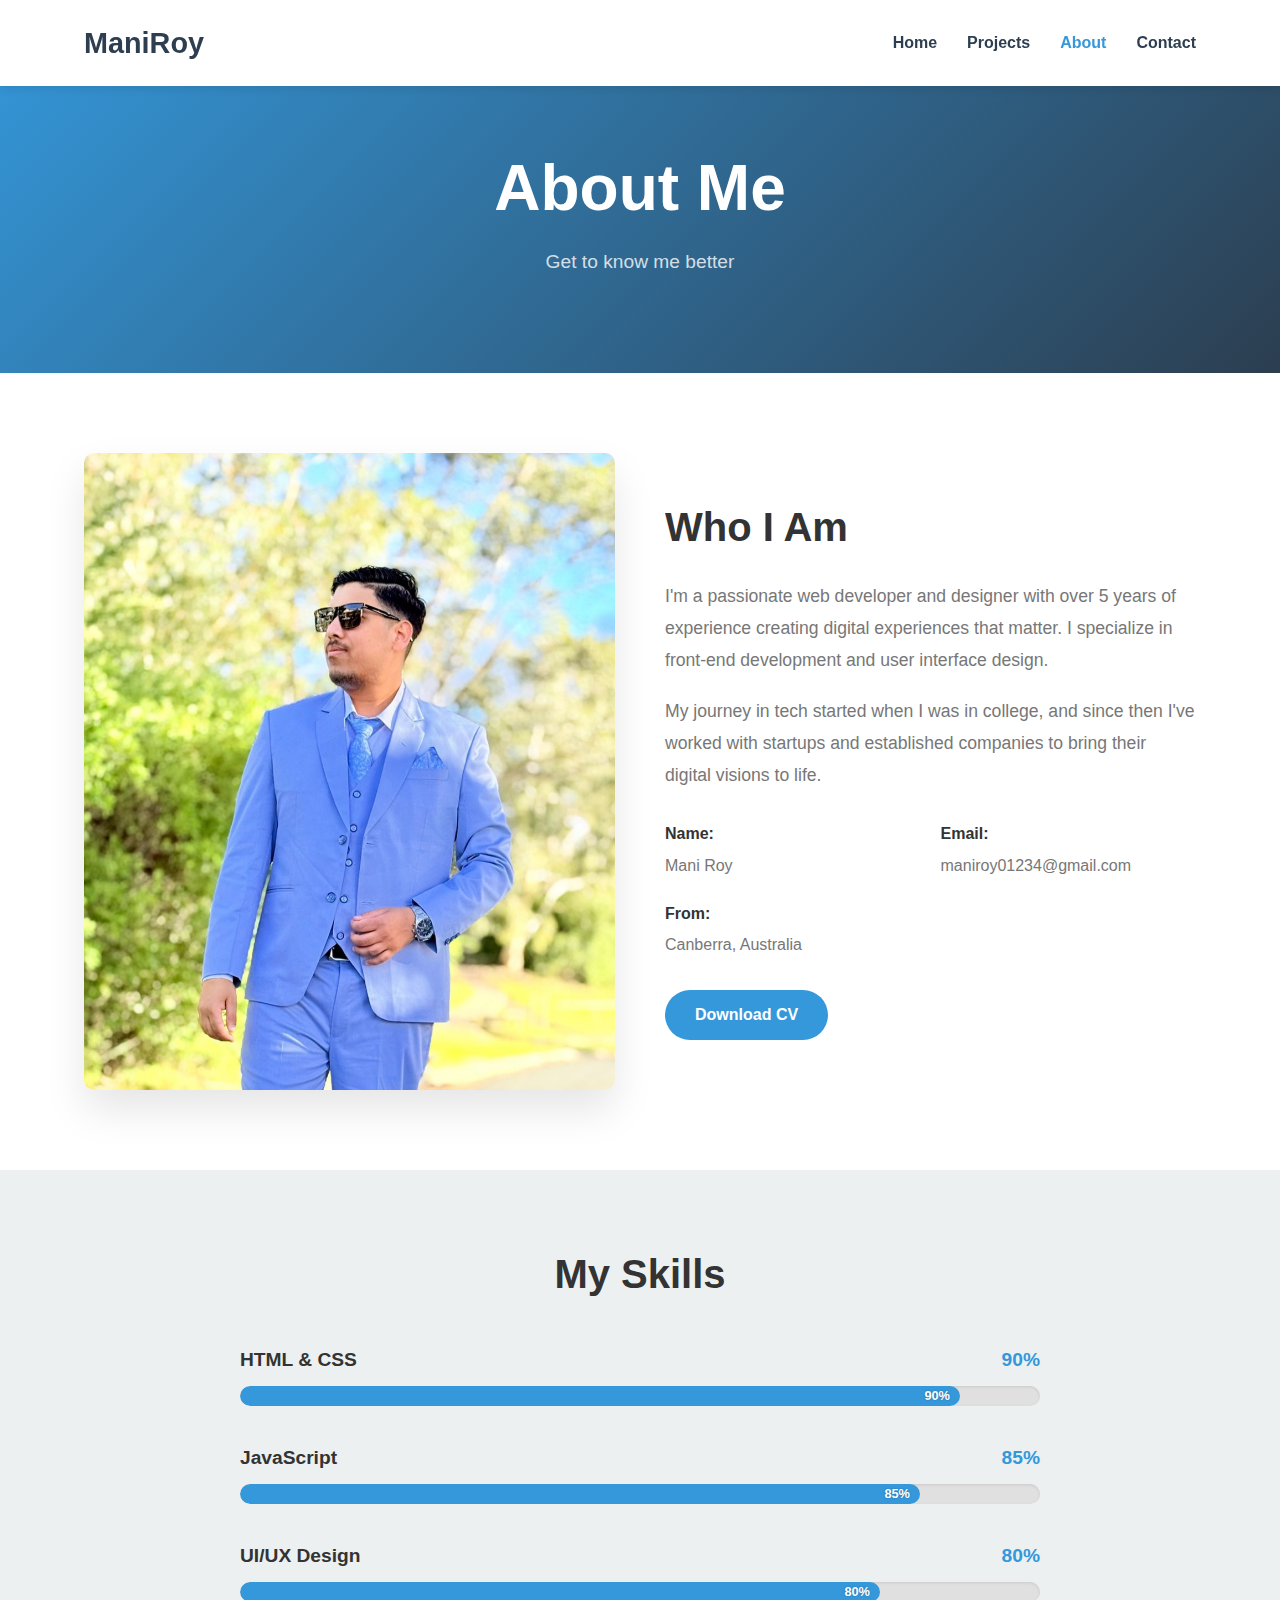
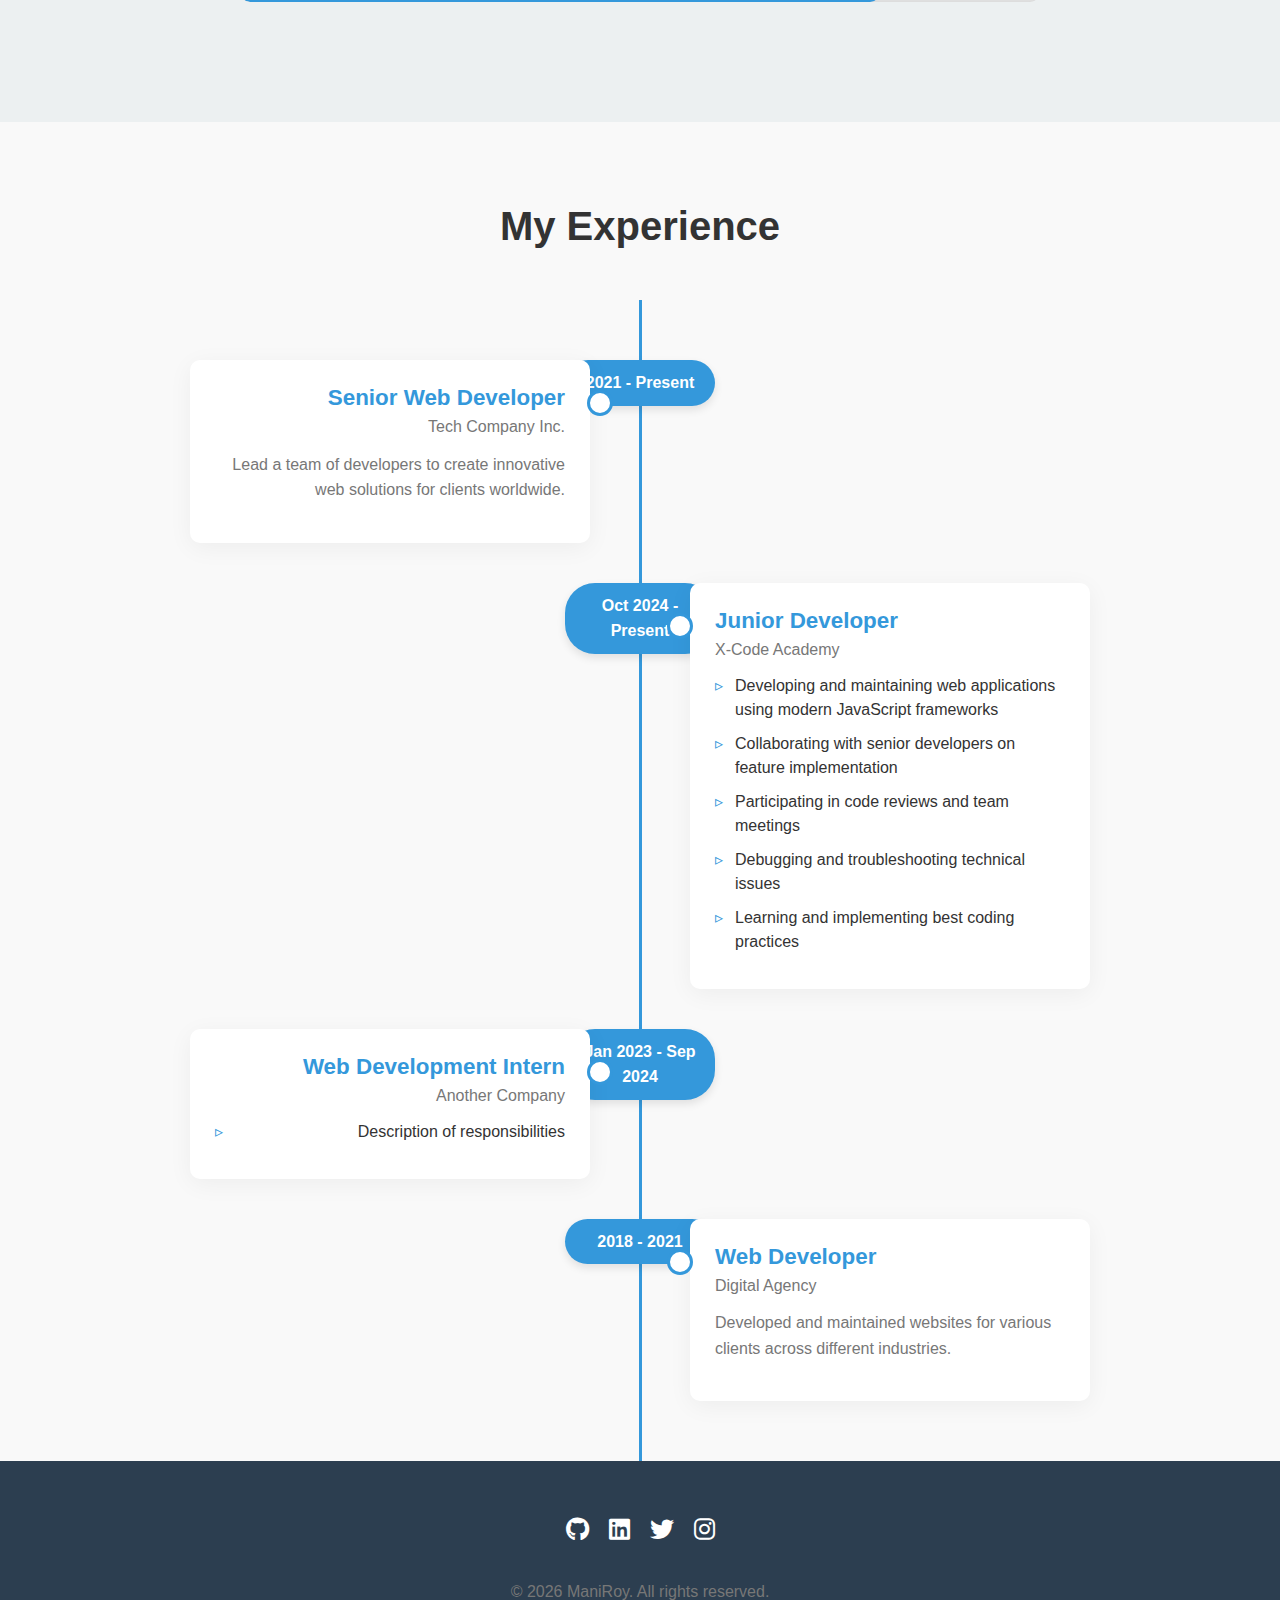
<file: about.html>
<!DOCTYPE html>
<html lang="en">
<head>
    <meta charset="UTF-8">
    <meta name="viewport" content="width=device-width, initial-scale=1.0">
    <title>About Me | Portfolio</title>
    <link rel="stylesheet" href="css/style.css">
    <link rel="stylesheet" href="css/animations.css">
    <link rel="stylesheet" href="https://cdnjs.cloudflare.com/ajax/libs/font-awesome/6.4.0/css/all.min.css">
</head>
<body>
    <nav class="navbar">
        <div class="container">
            <a href="index.html" class="logo">ManiRoy</a>
            <div class="nav-links" id="navLinks">
                <a href="index.html">Home</a>
                <a href="projects.html">Projects</a>
                <a href="about.html" class="active">About</a>
                <a href="contact.html">Contact</a>
                <div class="close-btn" id="closeMenu"><i class="fas fa-times"></i></div>
            </div>
            <div class="menu-btn" id="openMenu"><i class="fas fa-bars"></i></div>
        </div>
    </nav>
    
    <!-- About Header -->
    <section class="about-header">
        <div class="container">
            <h1>About Me</h1>
            <p>Get to know me better</p>
        </div>
    </section>

    <!-- About Content -->
    <section class="about-content">
        <div class="container">
            <div class="about-grid">
                <div class="about-image">
                    <img src="images\Mani photo.jpg" alt="Your Name">
                </div>
                <div class="about-text">
                    <h2>Who I Am</h2>
                    <p>I'm a passionate web developer and designer with over 5 years of experience creating digital experiences that matter. I specialize in front-end development and user interface design.</p>
                    <p>My journey in tech started when I was in college, and since then I've worked with startups and established companies to bring their digital visions to life.</p>
                    <div class="personal-info">
                        <div>
                            <span>Name:</span>
                            <p>Mani Roy</p>
                        </div>
                        <div>
                            <span>Email:</span>
                            <p>maniroy01234@gmail.com</p>
                        </div>
                        <div>
                            <span>From:</span>
                            <p>Canberra, Australia</p>
                        </div>
                    </div>
                    <a href="#" class="btn">Download CV</a>
                </div>
            </div>
        </div>
    </section>

    <!-- Skills Section -->
    <section class="skills-section">
        <div class="container">
            <h2 class="section-title">My Skills</h2>
            <div class="skills-container">
                <div class="skill">
    <h3>HTML & CSS <span class="skill-percentage">90%</span></h3>
    <div class="skill-bar">
        <div class="skill-level html" data-percent="90%"></div>
    </div>
</div>
<div class="skill">
    <h3>JavaScript <span class="skill-percentage">85%</span></h3>
    <div class="skill-bar">
        <div class="skill-level js" data-percent="85%"></div>
    </div>
</div>
<div class="skill">
    <h3>UI/UX Design <span class="skill-percentage">80%</span></h3>
    <div class="skill-bar">
        <div class="skill-level design" data-percent="80%"></div>
    </div>
</div>
                <!-- Add more skills as needed -->
            </div>
        </div>
    </section>

    <!-- Experience Timeline -->
    <div class="timeline-section">
        <div class="container">
            <h2 class="section-title">My Experience</h2>
            <div class="timeline">
                <div class="timeline-item">
                    <div class="timeline-date">2021 - Present</div>
                    <div class="timeline-content">
                        <h3>Senior Web Developer</h3>
                        <h4>Tech Company Inc.</h4>
                        <p>Lead a team of developers to create innovative web solutions for clients worldwide.</p>
                    </div>
                </div>
            <!-- Current Position -->
            <div class="timeline-item">
                <div class="timeline-date">Oct 2024 - Present</div>
                <div class="timeline-content">
                    <h3>Junior Developer</h3>
                    <h4>X-Code Academy</h4>
                    <ul class="timeline-list">
                        <li>Developing and maintaining web applications using modern JavaScript frameworks</li>
                        <li>Collaborating with senior developers on feature implementation</li>
                        <li>Participating in code reviews and team meetings</li>
                        <li>Debugging and troubleshooting technical issues</li>
                        <li>Learning and implementing best coding practices</li>
                    </ul>
                </div>
            </div>

        
            <div class="timeline-item">
                <div class="timeline-date">Jan 2023 - Sep 2024</div>
                <div class="timeline-content">
                    <h3>Web Development Intern</h3>
                    <h4>Another Company</h4>
                    <ul class="timeline-list">
                        <li>Description of responsibilities</li>
                    </ul>
                </div>
            </div>
        
    
                <div class="timeline-item">
                    <div class="timeline-date">2018 - 2021</div>
                    <div class="timeline-content">
                        <h3>Web Developer</h3>
                        <h4>Digital Agency</h4>
                        <p>Developed and maintained websites for various clients across different industries.</p>
                    </div>
                </div>
                <!-- Add more timeline items as needed -->
            </div>
        </div>
    </section>

     <footer class="footer">
        <div class="container">
            <div class="social-links">
                <a href="#"><i class="fab fa-github"></i></a>
                <a href="#"><i class="fab fa-linkedin"></i></a>
                <a href="#"><i class="fab fa-twitter"></i></a>
                <a href="#"><i class="fab fa-instagram"></i></a>
            </div>
            <p>&copy; <span id="year"></span> ManiRoy. All rights reserved.</p>
        </div>
    </footer>
    <script src="js/script.js"></script>
</body>
</html>
</file>
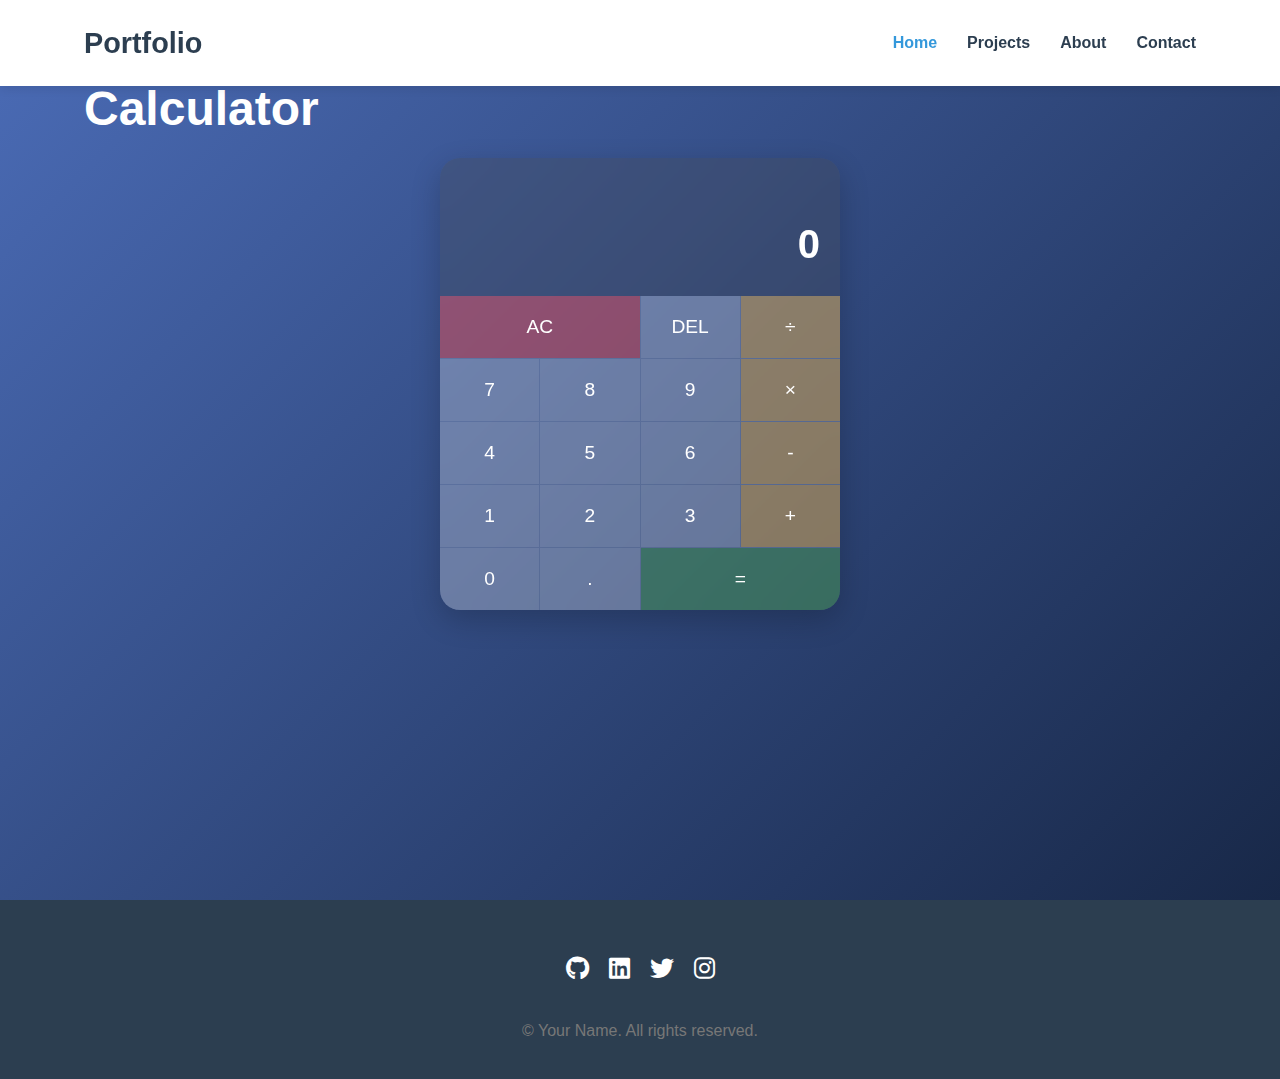
<file: calculator.html>
<!DOCTYPE html>
<html lang="en">
<head>
    <meta charset="UTF-8">
    <meta name="viewport" content="width=device-width, initial-scale=1.0">
    <title>Calculator | Your Portfolio</title>
    <link rel="stylesheet" href="css/style.css">
    <link rel="stylesheet" href="css/calculator.css">
     <link rel="stylesheet" href="https://cdnjs.cloudflare.com/ajax/libs/font-awesome/6.4.0/css/all.min.css">
</head>
<body>
    <nav class="navbar">
        <div class="container">
            <a href="index.html" class="logo">Portfolio</a>
            <div class="nav-links" id="navLinks">
                <a href="index.html" class="active">Home</a>
                <a href="projects.html">Projects</a>
                <a href="about.html">About</a>
                <a href="contact.html">Contact</a>
                <div class="close-btn" id="closeMenu"><i class="fas fa-times"></i></div>
            </div>
            <div class="menu-btn" id="openMenu"><i class="fas fa-bars"></i></div>
        </div>
    </nav>

    <section class="calculator-app">
        <div class="container">
            <h1>Calculator</h1>
            <div class="calculator">
                <div class="display">
                    <div class="previous-operand" id="previous-operand"></div>
                    <div class="current-operand" id="current-operand">0</div>
                </div>
                <div class="buttons">
                    <button class="span-two" data-action="clear">AC</button>
                    <button data-action="delete">DEL</button>
                    <button data-operation>÷</button>
                    <button data-number>7</button>
                    <button data-number>8</button>
                    <button data-number>9</button>
                    <button data-operation>×</button>
                    <button data-number>4</button>
                    <button data-number>5</button>
                    <button data-number>6</button>
                    <button data-operation>-</button>
                    <button data-number>1</button>
                    <button data-number>2</button>
                    <button data-number>3</button>
                    <button data-operation>+</button>
                    <button data-number>0</button>
                    <button data-number>.</button>
                    <button class="span-two" data-action="calculate">=</button>
                </div>
            </div>
        </div>
    </section>

     <footer class="footer">
        <div class="container">
            <div class="social-links">
                <a href="#"><i class="fab fa-github"></i></a>
                <a href="#"><i class="fab fa-linkedin"></i></a>
                <a href="#"><i class="fab fa-twitter"></i></a>
                <a href="#"><i class="fab fa-instagram"></i></a>
            </div>
            <p>&copy; <span id="year"></span> Your Name. All rights reserved.</p>
        </div>
    </footer>

    <script src="js/calculator.js"></script>
</body>
</html>
</file>
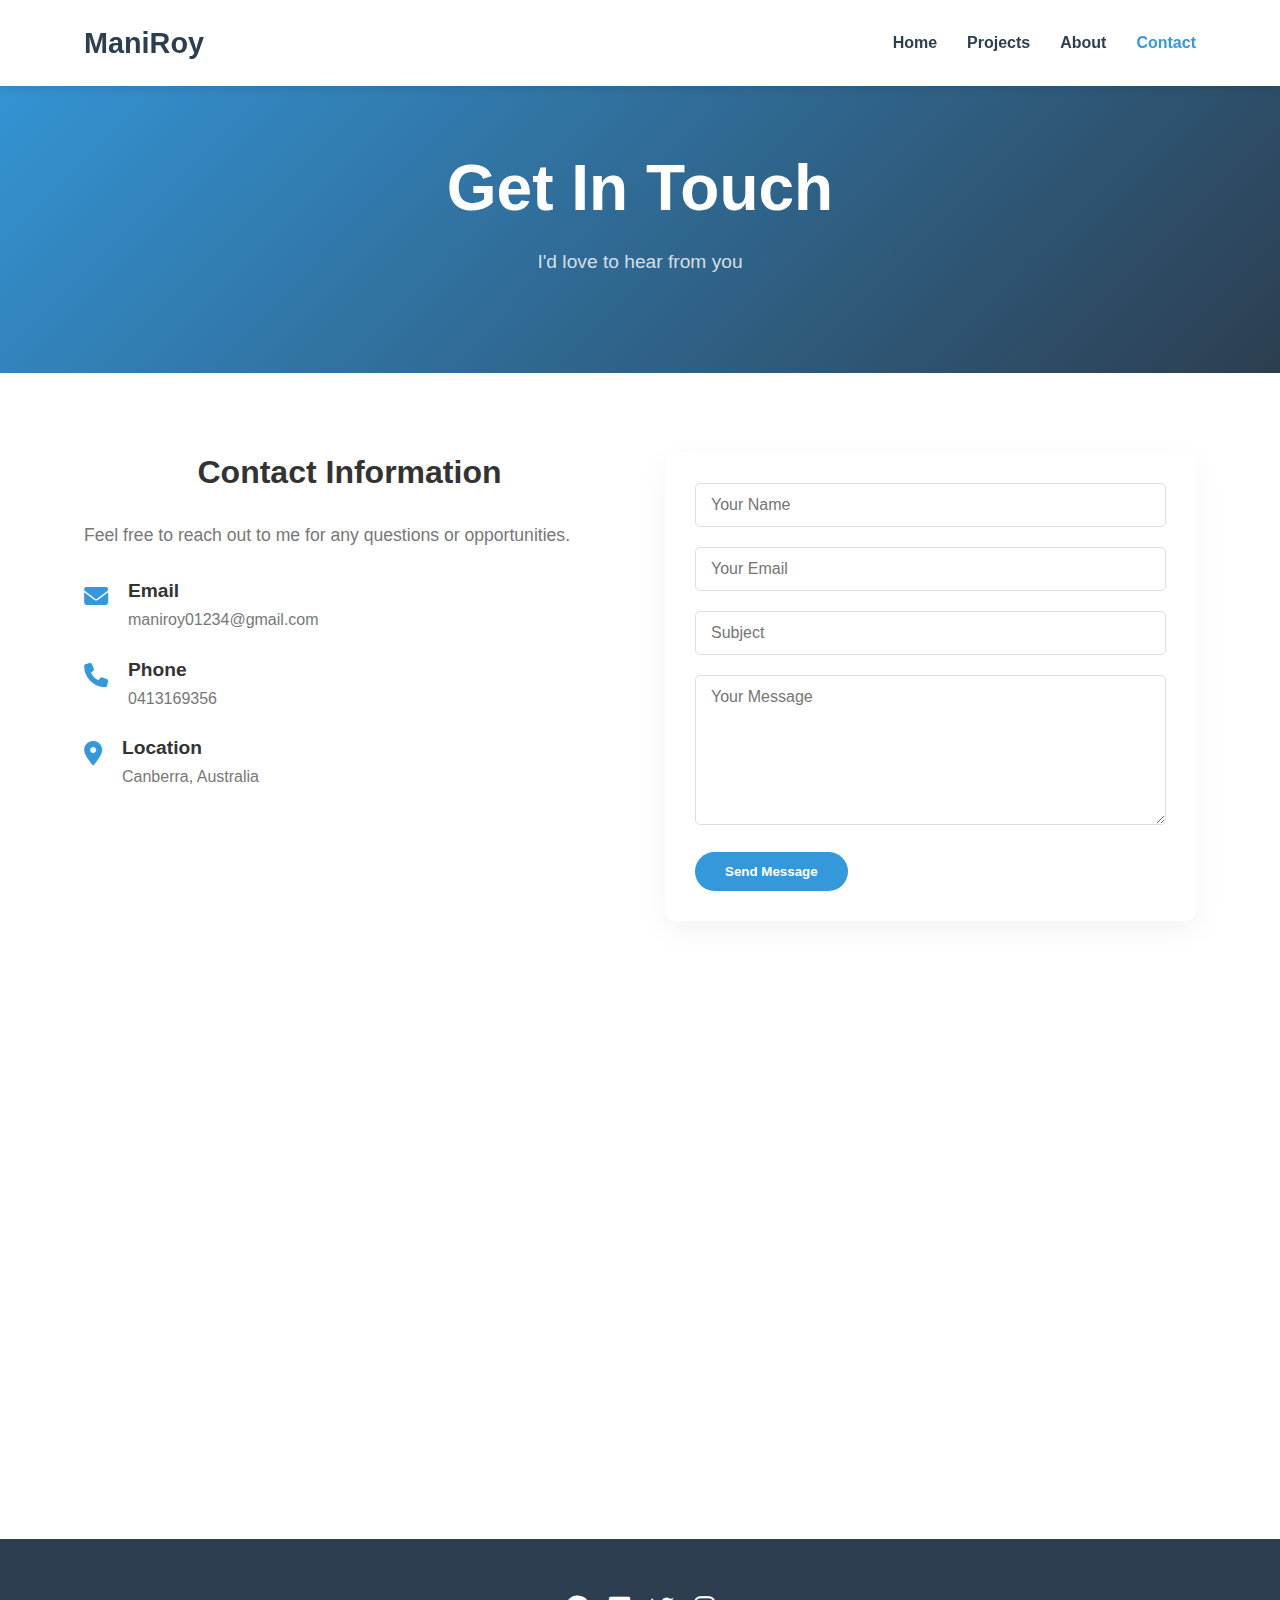
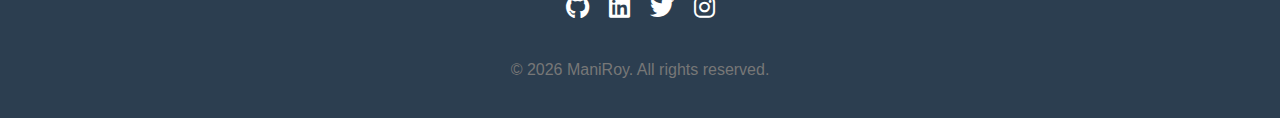
<file: contact.html>
<!DOCTYPE html>
<html lang="en">
<head>
    <meta charset="UTF-8">
    <meta name="viewport" content="width=device-width, initial-scale=1.0">
    <title>Contact Me | Portfolio</title>
    <link rel="stylesheet" href="css/style.css">
    <link rel="stylesheet" href="css/animations.css">
    <link rel="stylesheet" href="https://cdnjs.cloudflare.com/ajax/libs/font-awesome/6.4.0/css/all.min.css">
</head>
<body>
    <nav class="navbar">
        <div class="container">
            <a href="index.html" class="logo">ManiRoy</a>
            <div class="nav-links" id="navLinks">
                <a href="index.html" >Home</a>
                <a href="projects.html">Projects</a>
                <a href="about.html">About</a>
                <a href="contact.html" class="active">Contact</a>
                <div class="close-btn" id="closeMenu"><i class="fas fa-times"></i></div>
            </div>
            <div class="menu-btn" id="openMenu"><i class="fas fa-bars"></i></div>
        </div>
    </nav>
    
    <!-- Contact Header -->
    <section class="contact-header">
        <div class="container">
            <h1>Get In Touch</h1>
            <p>I'd love to hear from you</p>
        </div>
    </section>

    <!-- Contact Content -->
    <section class="contact-content">
        <div class="container">
            <div class="contact-grid">
                <div class="contact-info">
                    <h2>Contact Information</h2>
                    <p>Feel free to reach out to me for any questions or opportunities.</p>
                    
                    <div class="info-item">
                        <i class="fas fa-envelope"></i>
                        <div>
                            <h3>Email</h3>
                            <p>maniroy01234@gmail.com</p>
                        </div>
                    </div>
                    
                    <div class="info-item">
                        <i class="fas fa-phone"></i>
                        <div>
                            <h3>Phone</h3>
                            <p>0413169356</p>
                        </div>
                    </div>
                    
                    <div class="info-item">
                        <i class="fas fa-map-marker-alt"></i>
                        <div>
                            <h3>Location</h3>
                            <p>Canberra, Australia</p>
                        </div>
                    </div>
                    
                    <div class="social-links">
                        <a href="#"><i class="fab fa-github"></i></a>
                        <a href="#"><i class="fab fa-linkedin"></i></a>
                        <a href="#"><i class="fab fa-twitter"></i></a>
                        <a href="#"><i class="fab fa-instagram"></i></a>
                    </div>
                </div>
            
      
      <div class="contact-form">
        <form action="https://formspree.io/f/xdkzyqvb" method="POST">
          <div class="form-group">
            <input type="text" name="name" placeholder="Your Name" required>
          </div>
          <div class="form-group">
            <input type="email" name="_replyto" placeholder="Your Email" required>
          </div>
          <div class="form-group">
            <input type="text" name="_subject" placeholder="Subject">
          </div>
          <div class="form-group">
            <textarea name="message" placeholder="Your Message" required></textarea>
          </div>
          <input type="hidden" name="_next" value="https://yourusername.github.io/thank-you.html">
          <button type="submit" class="btn">Send Message</button>
        </form>
      </div>
    </div>
  </div>
</section>

    <!-- Map Section -->
    <section class="map-section">
        <div class="container">
            <iframe src="https://www.google.com/maps/embed?pb=!1m18!1m12!1m3!1d3022.215256836286!2d-73.987844924014!3d40.74844097138963!2m3!1f0!2f0!3f0!3m2!1i1024!2i768!4f13.1!3m3!1m2!1s0x89c259a9b3117469%3A0xd134e199a405a163!2sEmpire%20State%20Building!5e0!3m2!1sen!2sus!4v1689876722317!5m2!1sen!2sus" width="100%" height="450" style="border:0;" allowfullscreen="" loading="lazy" referrerpolicy="no-referrer-when-downgrade"></iframe>
        </div>
    </section>

     <footer class="footer">
        <div class="container">
            <div class="social-links">
                <a href="#"><i class="fab fa-github"></i></a>
                <a href="#"><i class="fab fa-linkedin"></i></a>
                <a href="#"><i class="fab fa-twitter"></i></a>
                <a href="#"><i class="fab fa-instagram"></i></a>
            </div>
            <p>&copy; <span id="year"></span> ManiRoy. All rights reserved.</p>
        </div>
    </footer>
    
    <script src="js/script.js"></script>
</body>
</html>
</file>
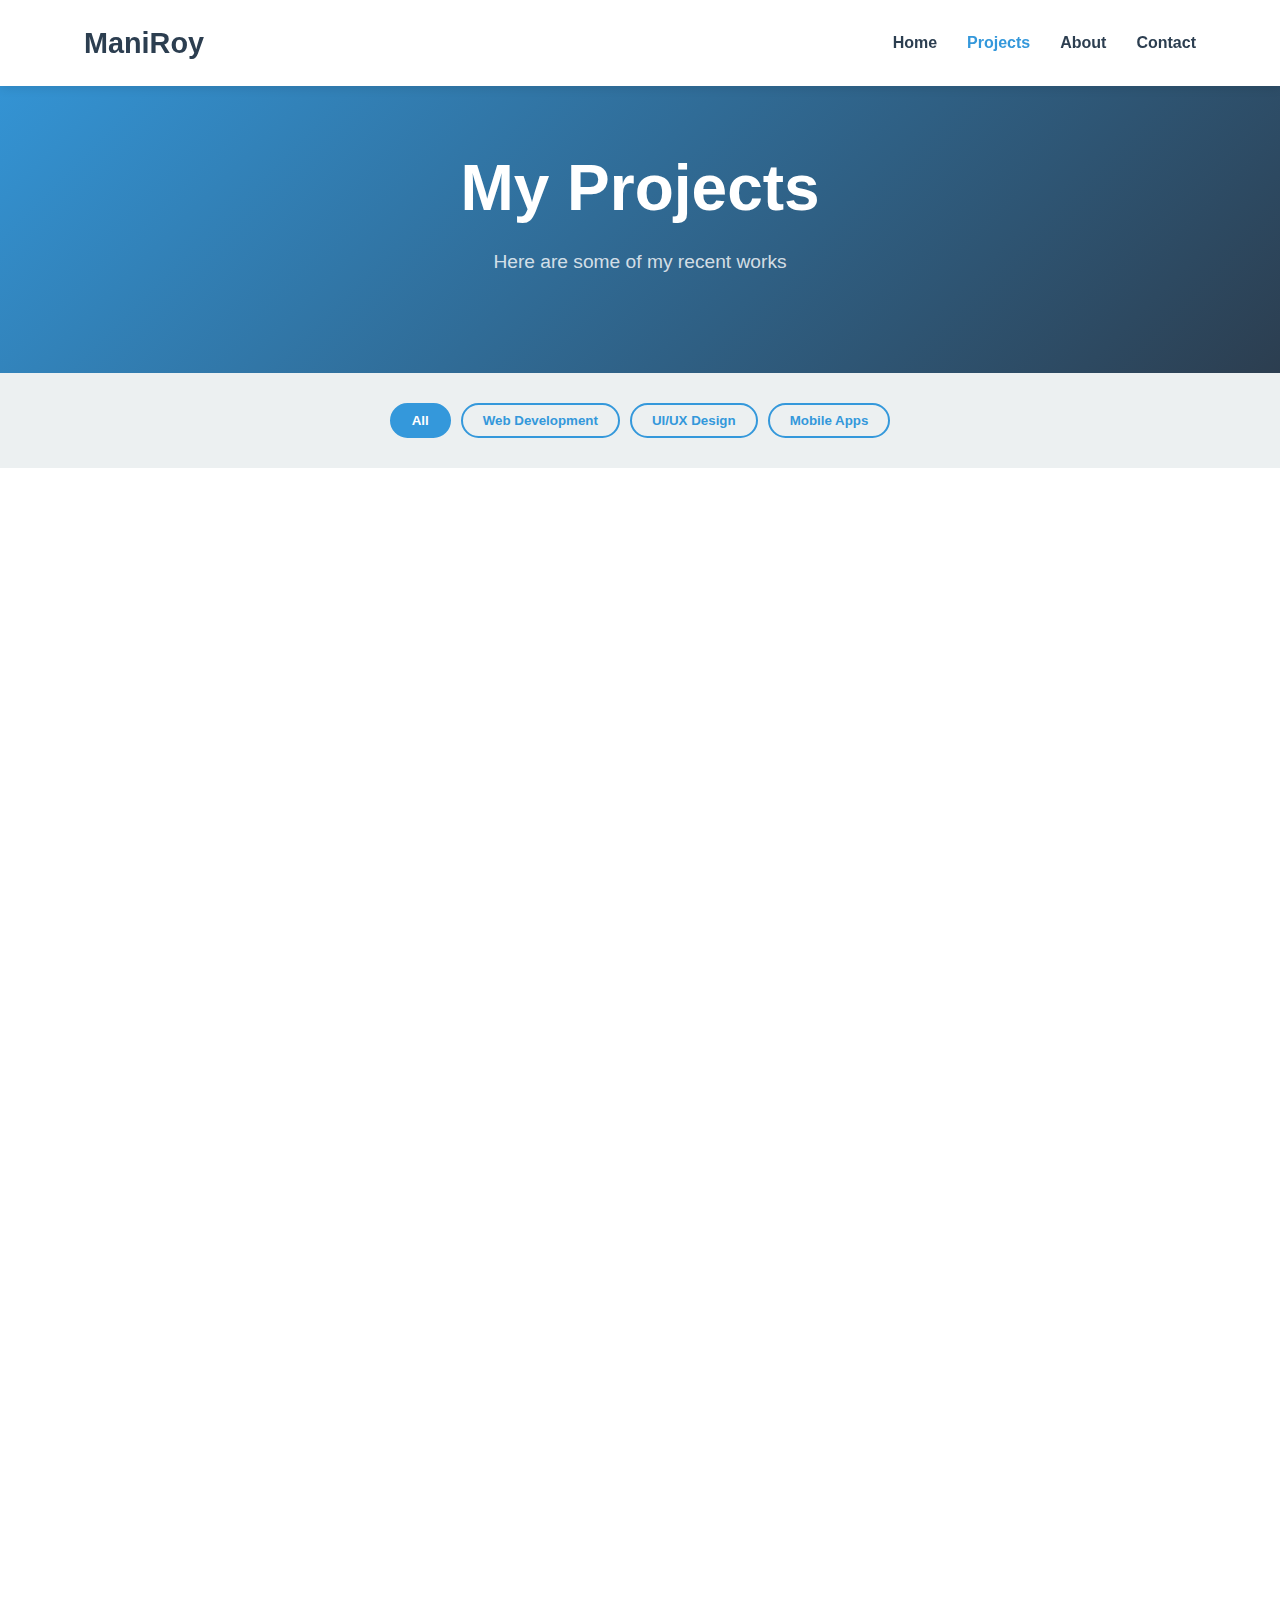
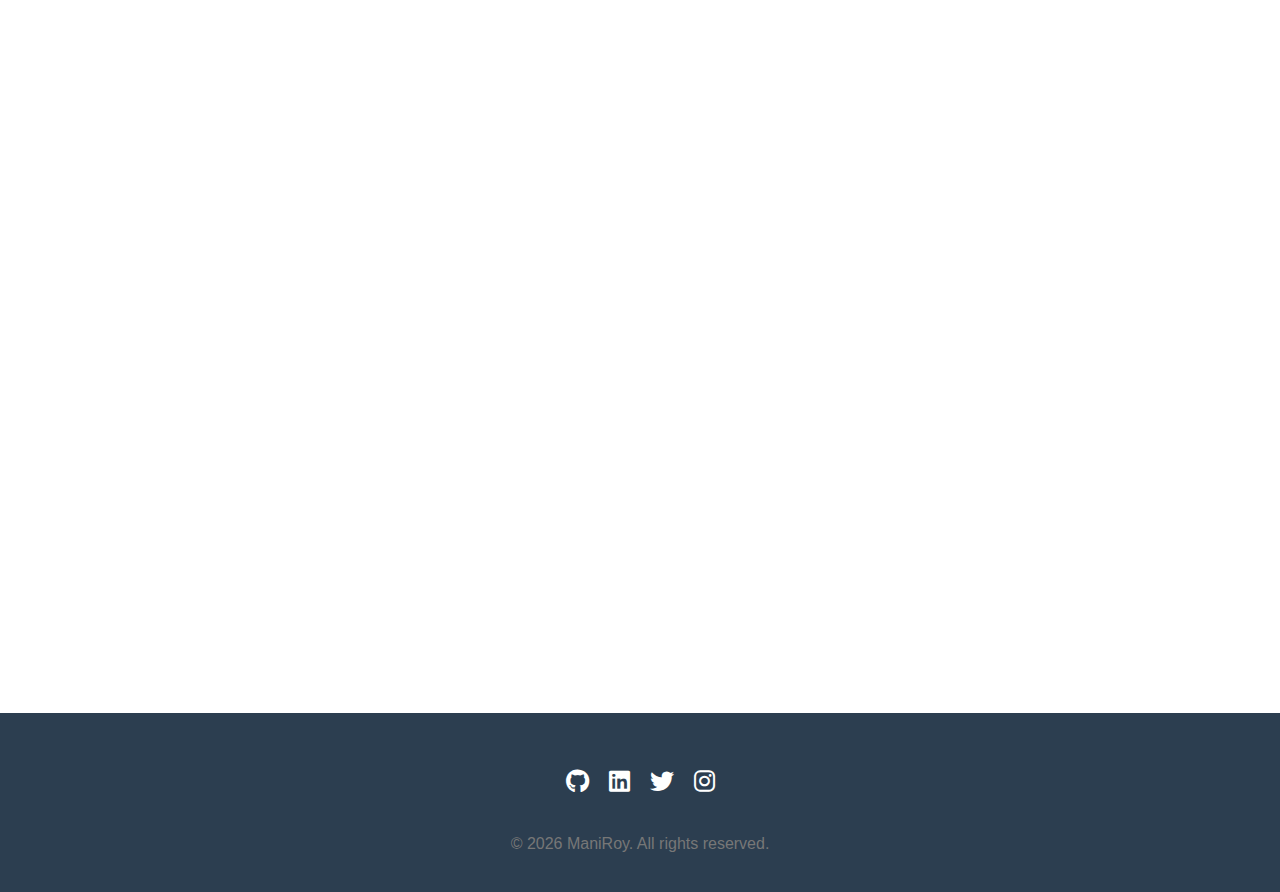
<file: projects.html>
<!DOCTYPE html>
<html lang="en">
<head>
    <meta charset="UTF-8">
    <meta name="viewport" content="width=device-width, initial-scale=1.0">
    <title>My Projects | Portfolio</title>
    <link rel="stylesheet" href="css/style.css">
    <link rel="stylesheet" href="css/animations.css">
    <link rel="stylesheet" href="https://cdnjs.cloudflare.com/ajax/libs/font-awesome/6.4.0/css/all.min.css">
</head>
<body>
     <!-- Navigation -->
    <nav class="navbar">
        <div class="container">
            <a href="index.html" class="logo">ManiRoy</a>
            <div class="nav-links" id="navLinks">
                <a href="index.html" >Home</a>
                <a href="projects.html" class="active">Projects</a>
                <a href="about.html">About</a>
                <a href="contact.html">Contact</a>
                <div class="close-btn" id="closeMenu"><i class="fas fa-times"></i></div>
            </div>
            <div class="menu-btn" id="openMenu"><i class="fas fa-bars"></i></div>
        </div>
    </nav>
    <!-- Projects Header -->
    <section class="projects-header">
        <div class="container">
            <h1>My Projects</h1>
            <p>Here are some of my recent works</p>
        </div>
    </section>

    <!-- Project Filters -->
    <section class="project-filters">
        <div class="container">
            <div class="filter-buttons">
                <button class="filter-btn active" data-filter="all">All</button>
                <button class="filter-btn" data-filter="web">Web Development</button>
                <button class="filter-btn" data-filter="design">UI/UX Design</button>
                <button class="filter-btn" data-filter="mobile">Mobile Apps</button>
            </div>
        </div>
    </section>

    <!-- Projects Grid -->
    <section class="projects-grid">
        <div class="container">
            <div class="projects-container">
                <!-- Project 1 -->
                <div class="project-item web">
                    <div class="project-card">
                        <div class="project-image">
                            <img src="images/portfolio1.jpg" alt="Project 1">
                        </div>
                        <div class="project-details">
                            <h3>E-Commerce Website</h3>
                            <p>A fully responsive e-commerce platform with product filtering and cart functionality.</p>
                            <div class="project-tags">
                                <span>HTML</span>
                                <span>CSS</span>
                                <span>JavaScript</span>
                                <span>React</span>
                            </div>
                            <a href="#" class="btn">View Project</a>
                        </div>
                    </div>
                </div>

                <!-- Project 2 -->
                <div class="project-item design">
                    <div class="project-card">
                        <div class="project-image">
                            <img src="images/portfolio2.jpg" alt="Project 2">
                        </div>
                        <div class="project-details">
                            <h3>Mobile App UI Design</h3>
                            <p>User interface design for a fitness tracking mobile application.</p>
                            <div class="project-tags">
                                <span>Figma</span>
                                <span>UI Design</span>
                                <span>Prototyping</span>
                            </div>
                            <a href="#" class="btn">View Project</a>
                        </div>
                    </div>
                </div>

                <!-- Add these with your existing projects -->
<div class="project-item web">
    <div class="project-card">
        <div class="project-image">
            <img src="images/weather-thumbnail.jpg" alt="Weather App">
        </div>
        <div class="project-details">
            <h3>Weather App</h3>
            <p>A responsive weather application that displays current conditions and 5-day forecast using OpenWeather API.</p>
            <div class="project-tags">
                <span>JavaScript</span>
                <span>API Integration</span>
                <span>CSS3</span>
                <span>Responsive</span>
            </div>
            <a href="weather.html" class="btn">View Demo</a>
            <a href="https://github.com/yourusername/weather-app" class="btn btn-outline" target="_blank">View Code</a>
        </div>
    </div>
</div>

<div class="project-item web">
    <div class="project-card">
        <div class="project-image">
            <img src="images/calculator-thumbnail.jpg" alt="Calculator">
        </div>
        <div class="project-details">
            <h3>Calculator</h3>
            <p>A fully functional calculator with keyboard support, built with vanilla JavaScript.</p>
            <div class="project-tags">
                <span>JavaScript</span>
                <span>CSS3</span>
                <span>OOP</span>
            </div>
            <a href="calculator.html" class="btn">View Demo</a>
            <a href="https://github.com/yourusername/calculator" class="btn btn-outline" target="_blank">View Code</a>
        </div>
    </div>
</div>
                

                <!-- Add more projects following the same pattern -->
            </div>
        </div>
    </section>

     <footer class="footer">
        <div class="container">
            <div class="social-links">
                <a href="#"><i class="fab fa-github"></i></a>
                <a href="#"><i class="fab fa-linkedin"></i></a>
                <a href="#"><i class="fab fa-twitter"></i></a>
                <a href="#"><i class="fab fa-instagram"></i></a>
            </div>
            <p>&copy; <span id="year"></span> ManiRoy. All rights reserved.</p>
        </div>
    </footer>
    
    <script src="js/script.js"></script>
</body>
</html>
</file>
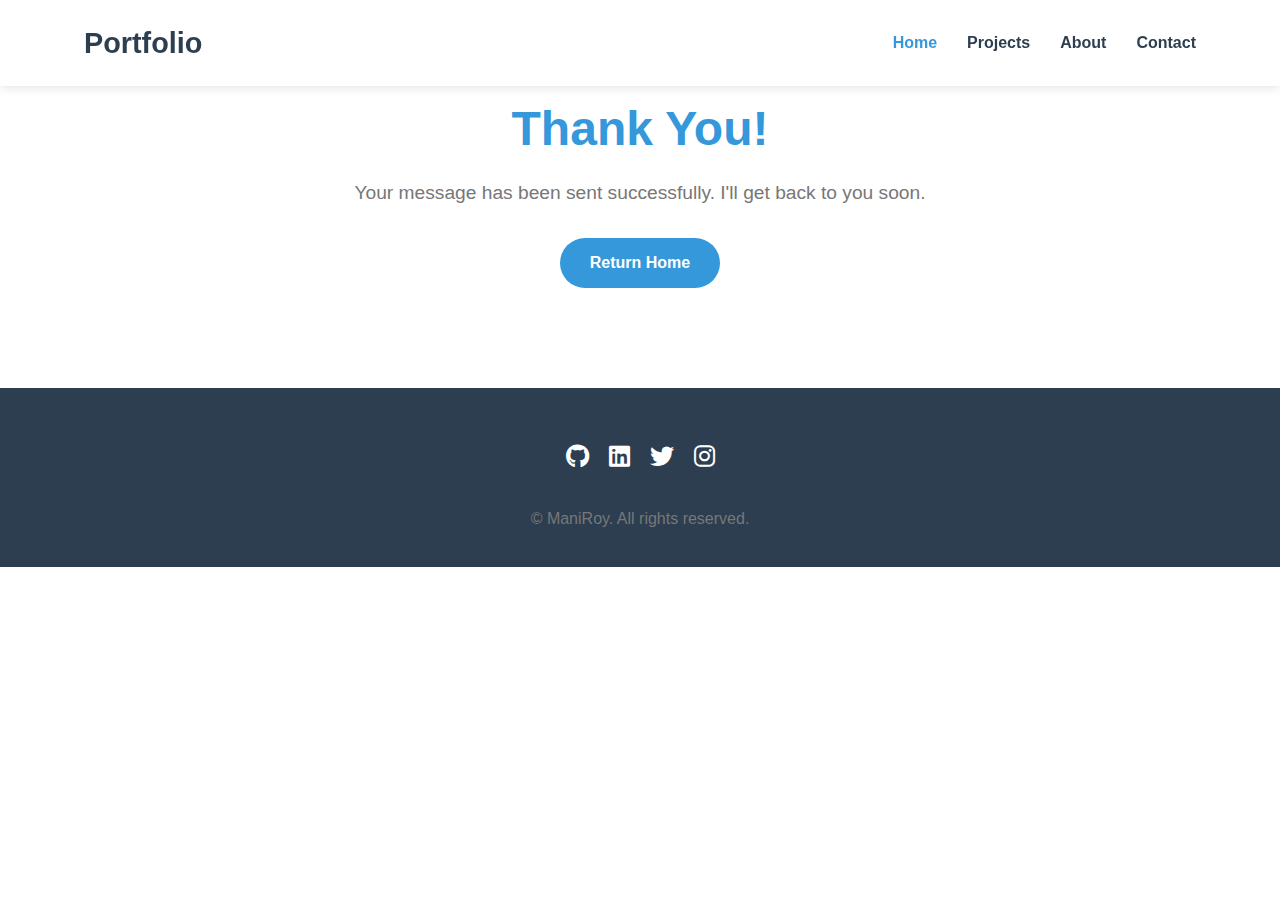
<file: thank-you.html>
<!DOCTYPE html>
<html lang="en">
<head>
     <meta charset="UTF-8">
    <meta name="viewport" content="width=device-width, initial-scale=1.0">
    <title>Your Name | Portfolio</title>
    <link rel="stylesheet" href="css/style.css">
    <link rel="stylesheet" href="css/animations.css">
    <link rel="stylesheet" href="css/weather.css">
    <link rel="stylesheet" href="css/calculator.css">
    <link rel="stylesheet" href="https://cdnjs.cloudflare.com/ajax/libs/font-awesome/6.4.0/css/all.min.css">

    <!-- Same head as your other pages -->
    <title>Thank You</title>
</head>
<body>
    <!-- Your navigation -->
      <nav class="navbar">
        <div class="container">
            <a href="index.html" class="logo">Portfolio</a>
            <div class="nav-links" id="navLinks">
                <a href="index.html" class="active">Home</a>
                <a href="projects.html">Projects</a>
                <a href="about.html">About</a>
                <a href="contact.html">Contact</a>
                <div class="close-btn" id="closeMenu"><i class="fas fa-times"></i></div>
            </div>
            <div class="menu-btn" id="openMenu"><i class="fas fa-bars"></i></div>
        </div>
    </nav>
    
    <section class="thank-you">
        <div class="container">
            <h1>Thank You!</h1>
            <p>Your message has been sent successfully. I'll get back to you soon.</p>
            <a href="index.html" class="btn">Return Home</a>
        </div>
    </section>
    
    <!-- Your footer -->
      <footer class="footer">
        <div class="container">
            <div class="social-links">
                <a href="#"><i class="fab fa-github"></i></a>
                <a href="#"><i class="fab fa-linkedin"></i></a>
                <a href="#"><i class="fab fa-twitter"></i></a>
                <a href="#"><i class="fab fa-instagram"></i></a>
            </div>
            <p>&copy; <span id="year"></span> ManiRoy. All rights reserved.</p>
        </div>
    </footer>

</body>
</html>
</file>
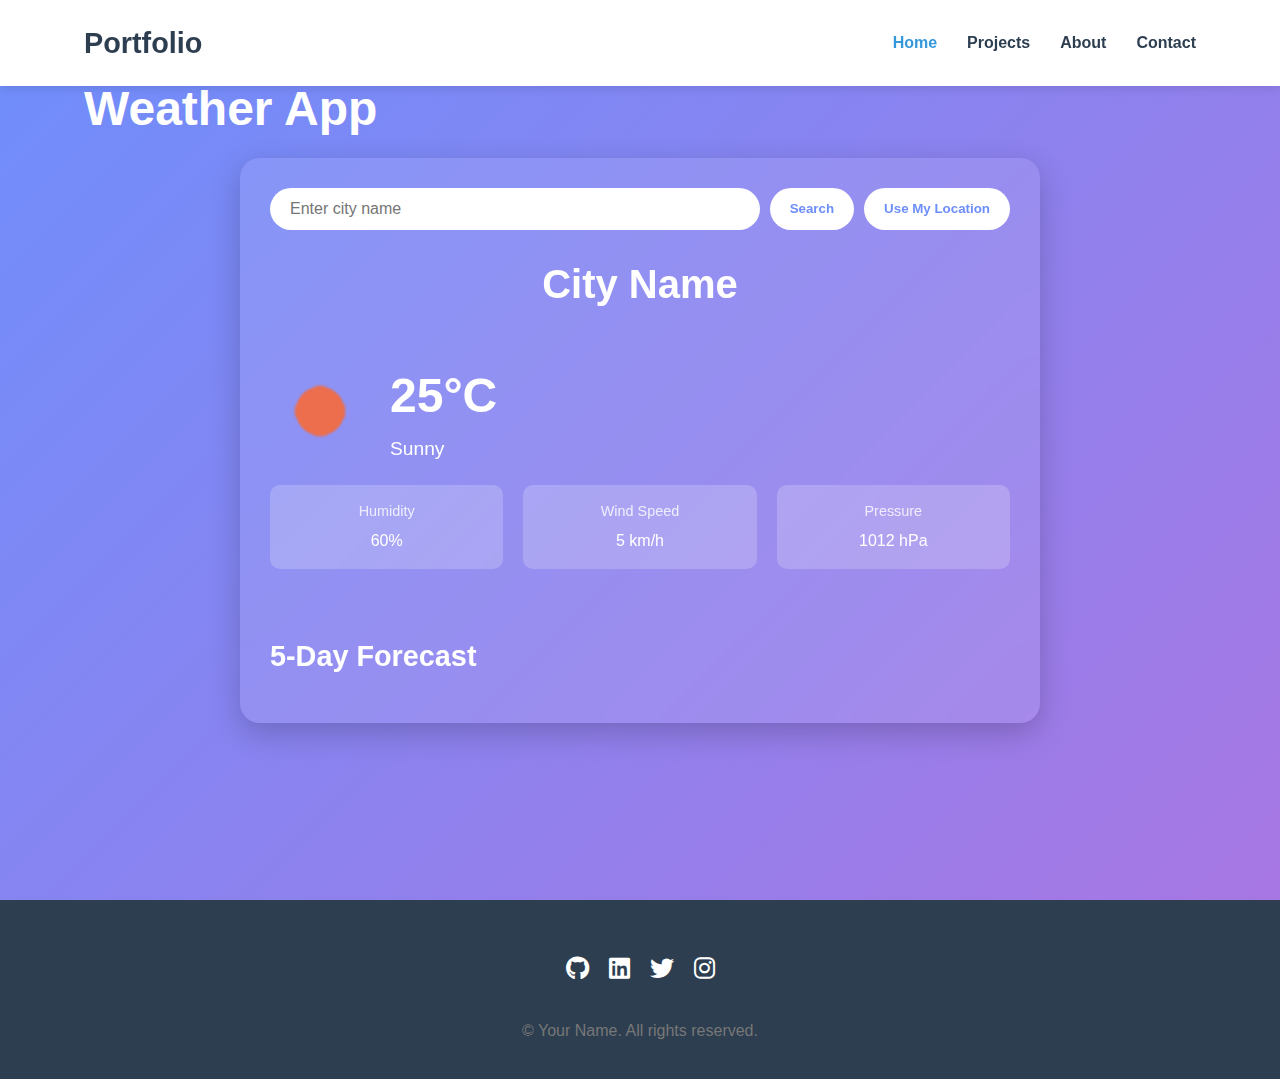
<file: weather.html>
<!DOCTYPE html>
<html lang="en">
<head>
    <meta charset="UTF-8">
    <meta name="viewport" content="width=device-width, initial-scale=1.0">
    <title>Weather App | Your Portfolio</title>
    <link rel="stylesheet" href="css/style.css">
    <link rel="stylesheet" href="css/weather.css">
     <link rel="stylesheet" href="https://cdnjs.cloudflare.com/ajax/libs/font-awesome/6.4.0/css/all.min.css">
</head>
<body>
     <nav class="navbar">
        <div class="container">
            <a href="index.html" class="logo">Portfolio</a>
            <div class="nav-links" id="navLinks">
                <a href="index.html" class="active">Home</a>
                <a href="projects.html">Projects</a>
                <a href="about.html">About</a>
                <a href="contact.html">Contact</a>
                <div class="close-btn" id="closeMenu"><i class="fas fa-times"></i></div>
            </div>
            <div class="menu-btn" id="openMenu"><i class="fas fa-bars"></i></div>
        </div>
    </nav>

    <section class="weather-app">
        <div class="container">
            <h1>Weather App</h1>
            <div class="weather-container">
                <div class="search-box">
                    <input type="text" id="city-input" placeholder="Enter city name">
                    <button id="search-btn">Search</button>
                    <button id="location-btn">Use My Location</button>
                </div>
                <div class="weather-display">
                    <div class="weather-info">
                        <h2 id="city-name">City Name</h2>
                        <div class="current-weather">
                            <img id="weather-icon" src="images/weather-icons/01d.png" alt="Weather Icon">
                            <div class="temp-details">
                                <span id="temperature">25°C</span>
                                <span id="weather-description">Sunny</span>
                            </div>
                        </div>
                        <div class="weather-details">
                            <div class="detail">
                                <span>Humidity</span>
                                <span id="humidity">60%</span>
                            </div>
                            <div class="detail">
                                <span>Wind Speed</span>
                                <span id="wind-speed">5 km/h</span>
                            </div>
                            <div class="detail">
                                <span>Pressure</span>
                                <span id="pressure">1012 hPa</span>
                            </div>
                        </div>
                    </div>
                    <div class="forecast">
                        <h3>5-Day Forecast</h3>
                        <div class="forecast-cards" id="forecast-container">
                            <!-- Forecast cards will be inserted here by JavaScript -->
                        </div>
                    </div>
                </div>
            </div>
        </div>
    </section>

     <footer class="footer">
        <div class="container">
            <div class="social-links">
                <a href="#"><i class="fab fa-github"></i></a>
                <a href="#"><i class="fab fa-linkedin"></i></a>
                <a href="#"><i class="fab fa-twitter"></i></a>
                <a href="#"><i class="fab fa-instagram"></i></a>
            </div>
            <p>&copy; <span id="year"></span> Your Name. All rights reserved.</p>
        </div>
    </footer>

    <script src="js/weather.js"></script>
</body>
</html>
</file>
<file: css/style.css>
/* Global Styles */
:root {
    --primary-color: #3498db;
    --secondary-color: #2c3e50;
    --accent-color: #e74c3c;
    --light-color: #ecf0f1;
    --dark-color: #2c3e50;
    --text-color: #333;
    --text-light: #777;
    --white: #fff;
    --black: #000;
    --transition: all 0.3s ease;
}

* {
    margin: 0;
    padding: 0;
    box-sizing: border-box;
}

body {
    font-family: 'Segoe UI', Tahoma, Geneva, Verdana, sans-serif;
    line-height: 1.6;
    color: var(--text-color);
    background-color: var(--white);
}

.container {
    width: 90%;
    max-width: 1200px;
    margin: 0 auto;
    padding: 0 20px;
}

section {
    padding: 80px 0;
}

h1, h2, h3, h4 {
    margin-bottom: 20px;
    line-height: 1.2;
}

h1 {
    font-size: 3rem;
}

h2 {
    font-size: 2.5rem;
    text-align: center;
    margin-bottom: 50px;
}

h3 {
    font-size: 1.8rem;
}

p {
    margin-bottom: 15px;
    color: var(--text-light);
}

a {
    text-decoration: none;
    color: var(--primary-color);
    transition: var(--transition);
}

.btn {
    display: inline-block;
    background: var(--primary-color);
    color: var(--white);
    padding: 12px 30px;
    border-radius: 30px;
    font-weight: 600;
    transition: var(--transition);
    border: none;
    cursor: pointer;
}

.btn:hover {
    background: var(--secondary-color);
    transform: translateY(-3px);
    box-shadow: 0 10px 20px rgba(0, 0, 0, 0.1);
}

/* Navigation */
.navbar {
    background: var(--white);
    box-shadow: 0 2px 10px rgba(0, 0, 0, 0.1);
    position: fixed;
    width: 100%;
    top: 0;
    z-index: 1000;
    padding: 20px 0;
}

.navbar .container {
    display: flex;
    justify-content: space-between;
    align-items: center;
}

.logo {
    font-size: 1.8rem;
    font-weight: 700;
    color: var(--dark-color);
}

.nav-links {
    display: flex;
    align-items: center;
}

.nav-links a {
    margin-left: 30px;
    color: var(--dark-color);
    font-weight: 600;
}

.nav-links a:hover {
    color: var(--primary-color);
}

.nav-links a.active {
    color: var(--primary-color);
}

.menu-btn, .close-btn {
    display: none;
    font-size: 1.5rem;
    cursor: pointer;
    color: var(--dark-color);
}


.hero {
    padding-top: 100px;
    background: linear-gradient(135deg, #f5f7fa 0%, #c3cfe2 100%);
}
#container{
    display: flex;
    justify-content: center;
    align-items: center;
}
#hero-image img{
    width: 35vw;
}

/* Hero Section - Cleaned Version */
.hero {
    padding-top: 100px;
    background: linear-gradient(135deg, #f5f7fa 0%, #c3cfe2 100%);
    min-height: 100vh;
    display: flex;
    align-items: center;
}

.hero .container {
    display: flex;
    justify-content: space-between;
    align-items: center;
    gap: 40px;
    width: 100%;
}

.hero-content {
    flex: 1;
    max-width: 600px;
}

.hero-image {
    flex: 1;
    display: flex;
    justify-content: center;
}

.hero-image img {
    width: 100%;
    max-width: 400px;
    height: auto;
    border-radius: 10px;
    box-shadow: 0 20px 40px rgba(0, 0, 0, 0.1);
    animation: fadeIn 1s ease-in forwards;
}

/* Hero Content Typography */
.hero-content h3 {
    font-size: 1.5rem;
    font-weight: 700;
    margin-bottom: 1rem;
}

.hero-content h3:nth-of-type(2) {
    margin-bottom: 2rem;
}

.hero-content h1 {
    font-size: 3rem;
    font-weight: 700;
    line-height: 1.3;
    margin-bottom: 1.5rem;
}

.hero-content p {
    font-size: 1rem;
    margin-bottom: 2rem;
    color: var(--text-color);
}

.hero-content span {
    color: var(--primary-color);
}

/* Remove conflicting animations */
.slide-up, .delay-1, .delay-2, .delay-3 {
    animation: none !important;
    opacity: 1 !important;
    transform: none !important;
}

/* Keyframes for fade-in only */
@keyframes fadeIn {
    from { opacity: 0; }
    to { opacity: 1; }
}

/* Responsive Design */
@media (max-width: 768px) {
    .hero .container {
        flex-direction: column;
        text-align: center;
        padding-top: 60px;
    }
    
    .hero-content {
        margin-bottom: 50px;
    }
    
    .hero-image img {
        max-width: 300px;
    }
    
    .hero-content h1 {
        font-size: 2.5rem;
    }
}

@media (max-width: 480px) {
    .hero-content h1 {
        font-size: 2rem;
    }
    
    .hero-content h3 {
        font-size: 1.2rem;
    }
}


/* Skills Section */
.skills-grid {
    display: grid;
    grid-template-columns: repeat(auto-fit, minmax(300px, 1fr));
    gap: 30px;
    margin-top: 50px;
}

.skill-card {
    background: var(--white);
    padding: 30px;
    border-radius: 10px;
    box-shadow: 0 5px 15px rgba(0, 0, 0, 0.05);
    transition: var(--transition);
    text-align: center;
}

.skill-card:hover {
    transform: translateY(-10px);
    box-shadow: 0 15px 30px rgba(0, 0, 0, 0.1);
}

.skill-card i {
    font-size: 3rem;
    color: var(--primary-color);
    margin-bottom: 20px;
}

/* Featured Project */
.featured-project {
    background: var(--light-color);
}

.project-card {
    display: grid;
    grid-template-columns: 1fr 1fr;
    gap: 30px;
    align-items: center;
}

.project-image img {
    border-radius: 10px;
    box-shadow: 0 10px 30px rgba(0, 0, 0, 0.1);
    transition: var(--transition);
}

.project-image img:hover {
    transform: scale(1.02);
}

.project-tags {
    display: flex;
    flex-wrap: wrap;
    gap: 10px;
    margin: 20px 0;
}

.project-tags span {
    background: var(--light-color);
    padding: 5px 15px;
    border-radius: 20px;
    font-size: 0.8rem;
    color: var(--text-color);
}

/* Footer */
.footer {
    background: var(--dark-color);
    color: var(--white);
    padding: 50px 0 20px;
    text-align: center;
}

.social-links {
    display: flex;
    justify-content: center;
    gap: 20px;
    margin-bottom: 30px;
}

.social-links a {
    color: var(--white);
    font-size: 1.5rem;
    transition: var(--transition);
}

.social-links a:hover {
    color: var(--primary-color);
    transform: translateY(-5px);
}

/* Responsive Design */
@media (max-width: 768px) {
    .nav-links {
        position: fixed;
        top: 0;
        right: -100%;
        width: 80%;
        height: 100vh;
        background: var(--white);
        flex-direction: column;
        justify-content: center;
        align-items: center;
        transition: var(--transition);
    }

    .nav-links.active {
        right: 0;
    }

    .nav-links a {
        margin: 15px 0;
    }

    .menu-btn, .close-btn {
        display: block;
    }

    .close-btn {
        position: absolute;
        top: 20px;
        right: 20px;
    }

    h1 {
        font-size: 2.5rem;
    }

    h2 {
        font-size: 2rem;
    }

    section {
        padding: 60px 0;
    }

    .hero {
        padding-top: 120px;
    }

    .hero-content {
        text-align: center;
        margin-bottom: 50px;
    }
}

/* ======================
   Projects Page Styles
   ====================== */

.projects-header {
    padding: 150px 0 80px;
    background: linear-gradient(135deg, var(--primary-color) 0%, var(--secondary-color) 100%);
    color: var(--white);
    text-align: center;
}

.projects-header h1 {
    font-size: 4rem;
    margin-bottom: 20px;
}

.projects-header p {
    font-size: 1.2rem;
    color: rgba(255, 255, 255, 0.8);
}

.project-filters {
    padding: 30px 0;
    background: var(--light-color);
}

.filter-buttons {
    display: flex;
    flex-wrap: wrap;
    gap: 10px;
    justify-content: center;
}

.filter-btn {
    padding: 8px 20px;
    background: transparent;
    border: 2px solid var(--primary-color);
    color: var(--primary-color);
    border-radius: 30px;
    font-weight: 600;
    cursor: pointer;
    transition: var(--transition);
}

.filter-btn.active, .filter-btn:hover {
    background: var(--primary-color);
    color: var(--white);
}

.projects-grid {
    padding: 60px 0;
}

.projects-container {
    display: grid;
    grid-template-columns: repeat(auto-fill, minmax(350px, 1fr));
    gap: 30px;
    margin-top: 30px;
}

.project-item {
    background: var(--white);
    border-radius: 10px;
    overflow: hidden;
    box-shadow: 0 5px 15px rgba(0, 0, 0, 0.05);
    transition: var(--transition);
}

.project-item:hover {
    transform: translateY(-10px);
    box-shadow: 0 15px 30px rgba(0, 0, 0, 0.1);
}

.project-card {
    height: 100%;
    display: flex;
    justify-content: center;
    flex-direction: column;
}

.project-image {
    margin-top: 30px;
    height: 250px;
    overflow: hidden;
}

.project-image img {
    width: 100%;
    height: 100%;
    object-fit: cover;
    transition: var(--transition);
}

.project-item:hover .project-image img {
    transform: scale(1.1);
}

.project-details {
    padding: 40px;
    flex-grow: 1;
    display: flex;
    justify-content: center;
    align-items: center;
    flex-direction: column;
}

.project-details h3 {
    margin-bottom: 10px;
    font-size: 1.5rem;
}

.project-details p {
    padding: 10px;
    margin-bottom: 15px;
    flex-grow: 1;
}

.project-tags {
    display: flex;
    flex-wrap: wrap;
    gap: 8px;
    margin-bottom: 15px;
}

.project-tags span {
    background: var(--light-color);
    padding: 4px 12px;
    border-radius: 20px;
    font-size: 0.8rem;
    color: var(--text-color);
}

/* =================
   About Page Styles
   ================= */

.about-header {
    padding: 150px 0 80px;
    background: linear-gradient(135deg, var(--primary-color) 0%, var(--secondary-color) 100%);
    color: var(--white);
    text-align: center;
}

.about-header h1 {
    font-size: 4rem;
    margin-bottom: 20px;
}

.about-header p {
    font-size: 1.2rem;
    color: rgba(255, 255, 255, 0.8);
}

.about-content {
    padding: 80px 0;
}

.about-grid {
    display: grid;
    grid-template-columns: repeat(auto-fit, minmax(300px, 1fr));
    gap: 50px;
    align-items: center;
}

.about-image {
    border-radius: 10px;
    overflow: hidden;
    box-shadow: 0 20px 40px rgba(0, 0, 0, 0.1);
}

.about-image img {
    width: 100%;
    height: auto;
    display: block;
}

.about-text h2 {
    text-align: left;
    margin-bottom: 30px;
    font-size: 2.5rem;
}

.about-text p {
    margin-bottom: 20px;
    font-size: 1.1rem;
    line-height: 1.8;
}

.personal-info {
    display: grid;
    grid-template-columns: repeat(auto-fit, minmax(200px, 1fr));
    gap: 20px;
    margin: 30px 0;
}

.personal-info div span {
    display: block;
    font-weight: 600;
    color: var(--text-color);
    margin-bottom: 5px;
}

.personal-info div p {
    margin: 0;
    font-size: 1rem;
}

/* ====================
   Improved Skills Section
   ==================== */

.skills-section {
    padding: 80px 0;
    background: var(--light-color);
}

.skills-container {
    max-width: 800px;
    margin: 0 auto;
}

.skill {
    margin-bottom: 40px; /* Increased spacing */
}

.skill h3 {
    margin-bottom: 15px; /* More space above bar */
    font-size: 1.2rem;
    display: flex;
    justify-content: space-between;
    align-items: center;
}

.skill-bar {
    height: 20px; /* Doubled the height */
    background: #e0e0e0;
    border-radius: 10px; /* Larger radius to match height */
    overflow: hidden;
    position: relative;
    box-shadow: inset 0 1px 3px rgba(0,0,0,0.1);
}

.skill-level {
    height: 100%;
    background: var(--primary-color);
    border-radius: 10px;
    position: relative;
    transition: width 1.5s ease-in-out;
}

/* Percentage text inside the bar */
.skill-level::before {
    content: attr(data-percent);
    position: absolute;
    right: 10px;
    top: 50%;
    transform: translateY(-50%);
    font-size: 0.8rem;
    font-weight: 600;
    color: white;
    text-shadow: 0 0 2px rgba(0,0,0,0.3);
}

/* Percentage text outside the bar (alternative) */
.skill-percentage {
    display: inline-block;
    margin-left: 10px;
    font-weight: 600;
    color: var(--primary-color);
}

/* Specific skill levels */
.skill-level.html {
    width: 90%;
}

.skill-level.js {
    width: 85%;
}

.skill-level.design {
    width: 80%;
}

/* Animation when scrolled to */
.skill.in-view .skill-level {
    animation: fillBar 1.5s ease-in-out forwards;
}

@keyframes fillBar {
    from { width: 0; }
    to { width: var(--target-width); }
}



/* Timeline Section Enhancements */
.timeline-section {
    padding: 80px 0;
    background-color: #f9f9f9;
}

.timeline {
    position: relative;
    max-width: 900px;
    margin: 0 auto;
    padding: 40px 0;
}

.timeline::before {
    content: '';
    position: absolute;
    width: 3px;
    background: var(--primary-color);
    top: 0;
    bottom: 0;
    left: 50%;
    margin-left: -1.5px;
}

.timeline-item {
    padding: 20px 0;
    position: relative;
}

.timeline-date {
    width: 150px;
    background: var(--primary-color);
    color: var(--white);
    padding: 10px 15px;
    border-radius: 30px;
    font-weight: 600;
    text-align: center;
    position: absolute;
    left: 50%;
    margin-left: -75px;
    box-shadow: 0 4px 8px rgba(0,0,0,0.1);
}

.timeline-content {
    width: calc(50% - 50px);
    padding: 25px;
    background: var(--white);
    box-shadow: 0 5px 25px rgba(0, 0, 0, 0.05);
    border-radius: 10px;
    position: relative;
    transition: transform 0.3s ease, box-shadow 0.3s ease;
}

.timeline-content:hover {
    transform: translateY(-5px);
    box-shadow: 0 10px 30px rgba(0, 0, 0, 0.1);
}

.timeline-item:nth-child(odd) .timeline-content {
    left: 0;
    text-align: right;
}

.timeline-item:nth-child(even) .timeline-content {
    left: calc(50% + 50px);
}

.timeline-content h3 {
    font-size: 1.4rem;
    margin-bottom: 5px;
    color: var(--primary-color);
}

.timeline-content h4 {
    font-size: 1rem;
    margin-bottom: 15px;
    color: var(--text-light);
    font-weight: 500;
}

.timeline-list {
    list-style-type: none;
    margin-top: 15px;
}

.timeline-list li {
    position: relative;
    padding-left: 20px;
    margin-bottom: 10px;
    line-height: 1.5;
}

.timeline-list li::before {
    content: "▹";
    position: absolute;
    left: 0;
    color: var(--primary-color);
}

.timeline-content::after {
    content: '';
    position: absolute;
    width: 20px;
    height: 20px;
    background: var(--white);
    border: 3px solid var(--primary-color);
    border-radius: 50%;
    top: 30px;
}

.timeline-item:nth-child(odd) .timeline-content::after {
    right: -10px;
    transform: translateX(50%);
}

.timeline-item:nth-child(even) .timeline-content::after {
    left: -10px;
    transform: translateX(-50%);
}

/* Responsive Timeline */
@media (max-width: 768px) {
    .timeline::before {
        left: 30px;
    }
    
    .timeline-date {
        width: 120px;
        left: 30px;
        margin-left: -60px;
        text-align: center;
    }
    
    .timeline-content {
        width: calc(100% - 90px);
        left: 70px !important;
        text-align: left !important;
    }
    
    .timeline-item:nth-child(odd) .timeline-content,
    .timeline-item:nth-child(even) .timeline-content {
        left: 70px !important;
        text-align: left !important;
    }
    
    .timeline-content::after {
        left: -10px !important;
        transform: translateX(-50%);
    }
}





/* ====================
   Contact Page Styles
   ==================== */

.contact-header {
    padding: 150px 0 80px;
    background: linear-gradient(135deg, var(--primary-color) 0%, var(--secondary-color) 100%);
    color: var(--white);
    text-align: center;
}

.contact-header h1 {
    font-size: 4rem;
    margin-bottom: 20px;
}

.contact-header p {
    font-size: 1.2rem;
    color: rgba(255, 255, 255, 0.8);
}

.contact-content {
    padding: 80px 0;
}

.contact-grid {
    display: grid;
    grid-template-columns: repeat(auto-fit, minmax(300px, 1fr));
    gap: 50px;
}

.contact-info h2 {
    margin-bottom: 30px;
    font-size: 2rem;
}

.contact-info p {
    margin-bottom: 30px;
    font-size: 1.1rem;
}

.info-item {
    display: flex;
    align-items: flex-start;
    gap: 20px;
    margin-bottom: 25px;
}

.info-item i {
    font-size: 1.5rem;
    color: var(--primary-color);
    margin-top: 5px;
}

.info-item h3 {
    font-size: 1.2rem;
    margin-bottom: 5px;
}

.info-item p {
    margin: 0;
    font-size: 1rem;
}

.contact-form {
    background: var(--white);
    padding: 30px;
    border-radius: 10px;
    box-shadow: 0 10px 30px rgba(0, 0, 0, 0.05);
}

.form-group {
    margin-bottom: 20px;
}

.form-group input,
.form-group textarea {
    width: 100%;
    padding: 12px 15px;
    border: 1px solid #ddd;
    border-radius: 5px;
    font-family: inherit;
    font-size: 1rem;
    transition: var(--transition);
}

.form-group input:focus,
.form-group textarea:focus {
    outline: none;
    border-color: var(--primary-color);
    box-shadow: 0 0 0 3px rgba(52, 152, 219, 0.2);
}

.form-group textarea {
    min-height: 150px;
    resize: vertical;
}

.success {
    color: #27ae60;
    margin-top: 15px;
    font-weight: 600;
}

.error {
    color: #e74c3c;
    margin-top: 15px;
    font-weight: 600;
}

.map-section {
    padding: 0 0 80px;
}

/* ========================
   Responsive Adjustments
   ======================== */

@media (max-width: 768px) {
    .projects-header h1,
    .about-header h1,
    .contact-header h1 {
        font-size: 2.5rem;
    }
    
    .projects-header p,
    .about-header p,
    .contact-header p {
        font-size: 1rem;
    }
    
    .about-grid,
    .contact-grid {
        grid-template-columns: 1fr;
        gap: 30px;
    }
    
    .about-image {
        order: -1;
    }
    
    .timeline::before {
        left: 30px;
    }
    
    .timeline-date {
        width: 100px;
        left: 30px;
        margin-left: -50px;
        text-align: right;
        padding-right: 25px;
    }
    
    .timeline-content {
        width: calc(100% - 90px);
        left: 70px !important;
    }
    
    .timeline-content::after {
        left: -10px !important;
        transform: translateX(-50%);
    }
    
    .contact-form {
        padding: 20px;
    }
}

@media (max-width: 480px) {
    .projects-container {
        grid-template-columns: 1fr;
    }
    
    .filter-buttons {
        justify-content: flex-start;
    }
    
    .personal-info {
        grid-template-columns: 1fr;
    }
}

/* Project Hero */
.project-hero {
  background: linear-gradient(135deg, #e50914 0%, #221f1f 100%);
  color: white;
  padding: 100px 0;
  text-align: center;
}

.project-hero h1 {
  font-size: 3rem;
  margin-bottom: 20px;
}

.hero-buttons {
  display: flex;
  gap: 15px;
  justify-content: center;
  margin-top: 30px;
}

.btn-outline {
  background: transparent;
  border: 2px solid white;
  color: white;
}

/* Project Details */
.project-details {
  padding: 80px 0;
}

.project-details .grid {
  display: grid;
  grid-template-columns: 1fr 1fr;
  gap: 50px;
  align-items: center;
}

.project-screenshot img {
  width: 100%;
  border-radius: 10px;
  box-shadow: 0 5px 15px rgba(0,0,0,0.1);
}

.tech-tags {
  display: flex;
  flex-wrap: wrap;
  gap: 10px;
  margin-top: 20px;
}

.tech-tags span {
  background: #f5f5f5;
  padding: 5px 15px;
  border-radius: 20px;
  font-size: 0.9rem;
}

/* Gallery */
.gallery {
  padding: 60px 0;
  background: #f9f9f9;
}

.gallery-grid {
  display: grid;
  grid-template-columns: repeat(auto-fit, minmax(300px, 1fr));
  gap: 20px;
  margin-top: 30px;
}

.gallery-grid img {
  width: 100%;
  border-radius: 8px;
  transition: transform 0.3s;
}

.gallery-grid img:hover {
  transform: scale(1.02);
}

/* Responsive Adjustments */
@media (max-width: 768px) {
  .project-details .grid {
    grid-template-columns: 1fr;
  }
  
  .hero-buttons {
    flex-direction: column;
    align-items: center;
  }
}
/* Add btn-outline style to CSS */

.btn-outline {
    background: transparent;
    border: 2px solid var(--primary-color);
    color: var(--primary-color);
    margin: 20px;
    
}

.btn-outline:hover {
    background: var(--primary-color);
    color: white;
}

.thank-you {
    text-align: center;
    padding: 100px 0;
}

.thank-you h1 {
    color: var(--primary-color);
    margin-bottom: 20px;
}

.thank-you p {
    font-size: 1.2rem;
    margin-bottom: 30px;
}
</file>
<file: css/animations.css>
/* Animation Classes */
.slide-up {
    opacity: 0;
    transform: translateY(30px);
    animation: slideUp 0.6s ease forwards;
}

.delay-1 {
    animation-delay: 0.2s;
}

.delay-2 {
    animation-delay: 0.4s;
}

.delay-3 {
    animation-delay: 0.6s;
}

.fade-in {
    opacity: 0;
    animation: fadeIn 1s ease forwards;
}

@keyframes slideUp {
    to {
        opacity: 1;
        transform: translateY(0);
    }
}

@keyframes fadeIn {
    to {
        opacity: 1;
    }
}

/* Sticky Nav Animation */
.navbar.sticky {
    padding: 10px 0;
    background: rgba(255, 255, 255, 0.95);
    box-shadow: 0 5px 20px rgba(0, 0, 0, 0.1);
}

/* Hover Animations */
.btn, .skill-card, .project-image img, .social-links a {
    transition: var(--transition);
}

/* Project Card Animation */
.project-item {
    animation: fadeInUp 0.5s ease forwards;
    opacity: 0;
}

@keyframes fadeInUp {
    from {
        opacity: 0;
        transform: translateY(20px);
    }
    to {
        opacity: 1;
        transform: translateY(0);
    }
}

/* Sequential animations for project items */
.project-item:nth-child(1) {
    animation-delay: 0.1s;
}

.project-item:nth-child(2) {
    animation-delay: 0.2s;
}

.project-item:nth-child(3) {
    animation-delay: 0.3s;
}

.project-item:nth-child(4) {
    animation-delay: 0.4s;
}

.project-item:nth-child(5) {
    animation-delay: 0.5s;
}

.project-item:nth-child(6) {
    animation-delay: 0.6s;
}

/* Image Fade Animation */
.fade-in {
    animation: fadeIn 0.5s ease;
}

@keyframes fadeIn {
    from { opacity: 0.5; }
    to { opacity: 1; }
}
</file>
<file: css/calculator.css>
/* calculator css */
.calculator-app {
    padding: 80px 0;
    background: linear-gradient(135deg, #4b6cb7, #182848);
    color: white;
    min-height: 100vh;
}

.calculator {
    max-width: 400px;
    margin: 0 auto;
    background: rgba(255, 255, 255, 0.1);
    backdrop-filter: blur(10px);
    border-radius: 20px;
    overflow: hidden;
    box-shadow: 0 10px 30px rgba(0, 0, 0, 0.2);
}

.display {
    padding: 20px;
    text-align: right;
    background: rgba(0, 0, 0, 0.2);
}

.previous-operand {
    min-height: 24px;
    font-size: 1rem;
    opacity: 0.7;
}

.current-operand {
    font-size: 2.5rem;
    font-weight: 600;
    margin-top: 10px;
    word-wrap: break-word;
}

.buttons {
    display: grid;
    grid-template-columns: repeat(4, 1fr);
    gap: 1px;
    background: rgba(255, 255, 255, 0.1);
}

.buttons button {
    border: none;
    padding: 20px;
    font-size: 1.2rem;
    cursor: pointer;
    background: rgba(255, 255, 255, 0.1);
    color: white;
    transition: all 0.2s;
}

.buttons button:hover {
    background: rgba(255, 255, 255, 0.2);
}

.buttons button:active {
    background: rgba(255, 255, 255, 0.3);
}

.buttons button[data-operation] {
    background: rgba(255, 166, 0, 0.3);
}

.buttons button[data-operation]:hover {
    background: rgba(255, 166, 0, 0.4);
}

.buttons button[data-action="clear"] {
    background: rgba(255, 0, 0, 0.3);
}

.buttons button[data-action="clear"]:hover {
    background: rgba(255, 0, 0, 0.4);
}

.buttons button[data-action="calculate"] {
    background: rgba(0, 128, 0, 0.3);
}

.buttons button[data-action="calculate"]:hover {
    background: rgba(0, 128, 0, 0.4);
}

.span-two {
    grid-column: span 2;
}

@media (max-width: 480px) {
    .calculator {
        max-width: 100%;
    }
    
    .buttons button {
        padding: 15px;
    }
}
/* weather css end */

.btn-outline {
    background: transparent;
    border: 2px solid var(--primary-color);
    color: var(--primary-color);
    margin-left: 10px;
}

.btn-outline:hover {
    background: var(--primary-color);
    color: white;
}
</file>
<file: css/weather.css>
/* weather css */
.weather-app {
    padding: 80px 0;
    background: linear-gradient(135deg, #6e8efb, #a777e3);
    color: white;
    min-height: 100vh;
}

.weather-container {
    max-width: 800px;
    margin: 0 auto;
    background: rgba(255, 255, 255, 0.1);
    backdrop-filter: blur(10px);
    border-radius: 20px;
    padding: 30px;
    box-shadow: 0 10px 30px rgba(0, 0, 0, 0.2);
}

.search-box {
    display: flex;
    gap: 10px;
    margin-bottom: 30px;
}

.search-box input {
    flex: 1;
    padding: 12px 20px;
    border: none;
    border-radius: 30px;
    font-size: 1rem;
}

.search-box button {
    padding: 12px 20px;
    border: none;
    border-radius: 30px;
    background: #fff;
    color: #6e8efb;
    font-weight: 600;
    cursor: pointer;
    transition: all 0.3s;
}

.search-box button:hover {
    background: #f0f0f0;
}

.weather-display {
    display: flex;
    flex-direction: column;
    gap: 30px;
}

.current-weather {
    display: flex;
    align-items: center;
    gap: 20px;
}

#weather-icon {
    width: 100px;
    height: 100px;
}

.temp-details {
    display: flex;
    flex-direction: column;
}

#temperature {
    font-size: 3rem;
    font-weight: 700;
}

#weather-description {
    font-size: 1.2rem;
    text-transform: capitalize;
}

.weather-details {
    display: grid;
    grid-template-columns: repeat(3, 1fr);
    gap: 20px;
    margin-top: 20px;
}

.detail {
    background: rgba(255, 255, 255, 0.2);
    padding: 15px;
    border-radius: 10px;
    text-align: center;
}

.detail span:first-child {
    display: block;
    font-size: 0.9rem;
    margin-bottom: 5px;
    opacity: 0.8;
}

.forecast {
    margin-top: 40px;
}

.forecast-cards {
    display: grid;
    grid-template-columns: repeat(auto-fit, minmax(120px, 1fr));
    gap: 15px;
    margin-top: 20px;
}

.forecast-card {
    background: rgba(255, 255, 255, 0.2);
    padding: 15px;
    border-radius: 10px;
    text-align: center;
}

.forecast-day {
    font-weight: 600;
    margin-bottom: 10px;
}

.forecast-icon {
    width: 50px;
    height: 50px;
    margin: 0 auto;
}

.forecast-temp {
    display: flex;
    justify-content: center;
    gap: 10px;
    margin-top: 10px;
}

.forecast-temp span {
    font-size: 0.9rem;
}

@media (max-width: 768px) {
    .search-box {
        flex-direction: column;
    }
    
    .weather-details {
        grid-template-columns: 1fr;
    }
}
/* Weather css end */
</file>
